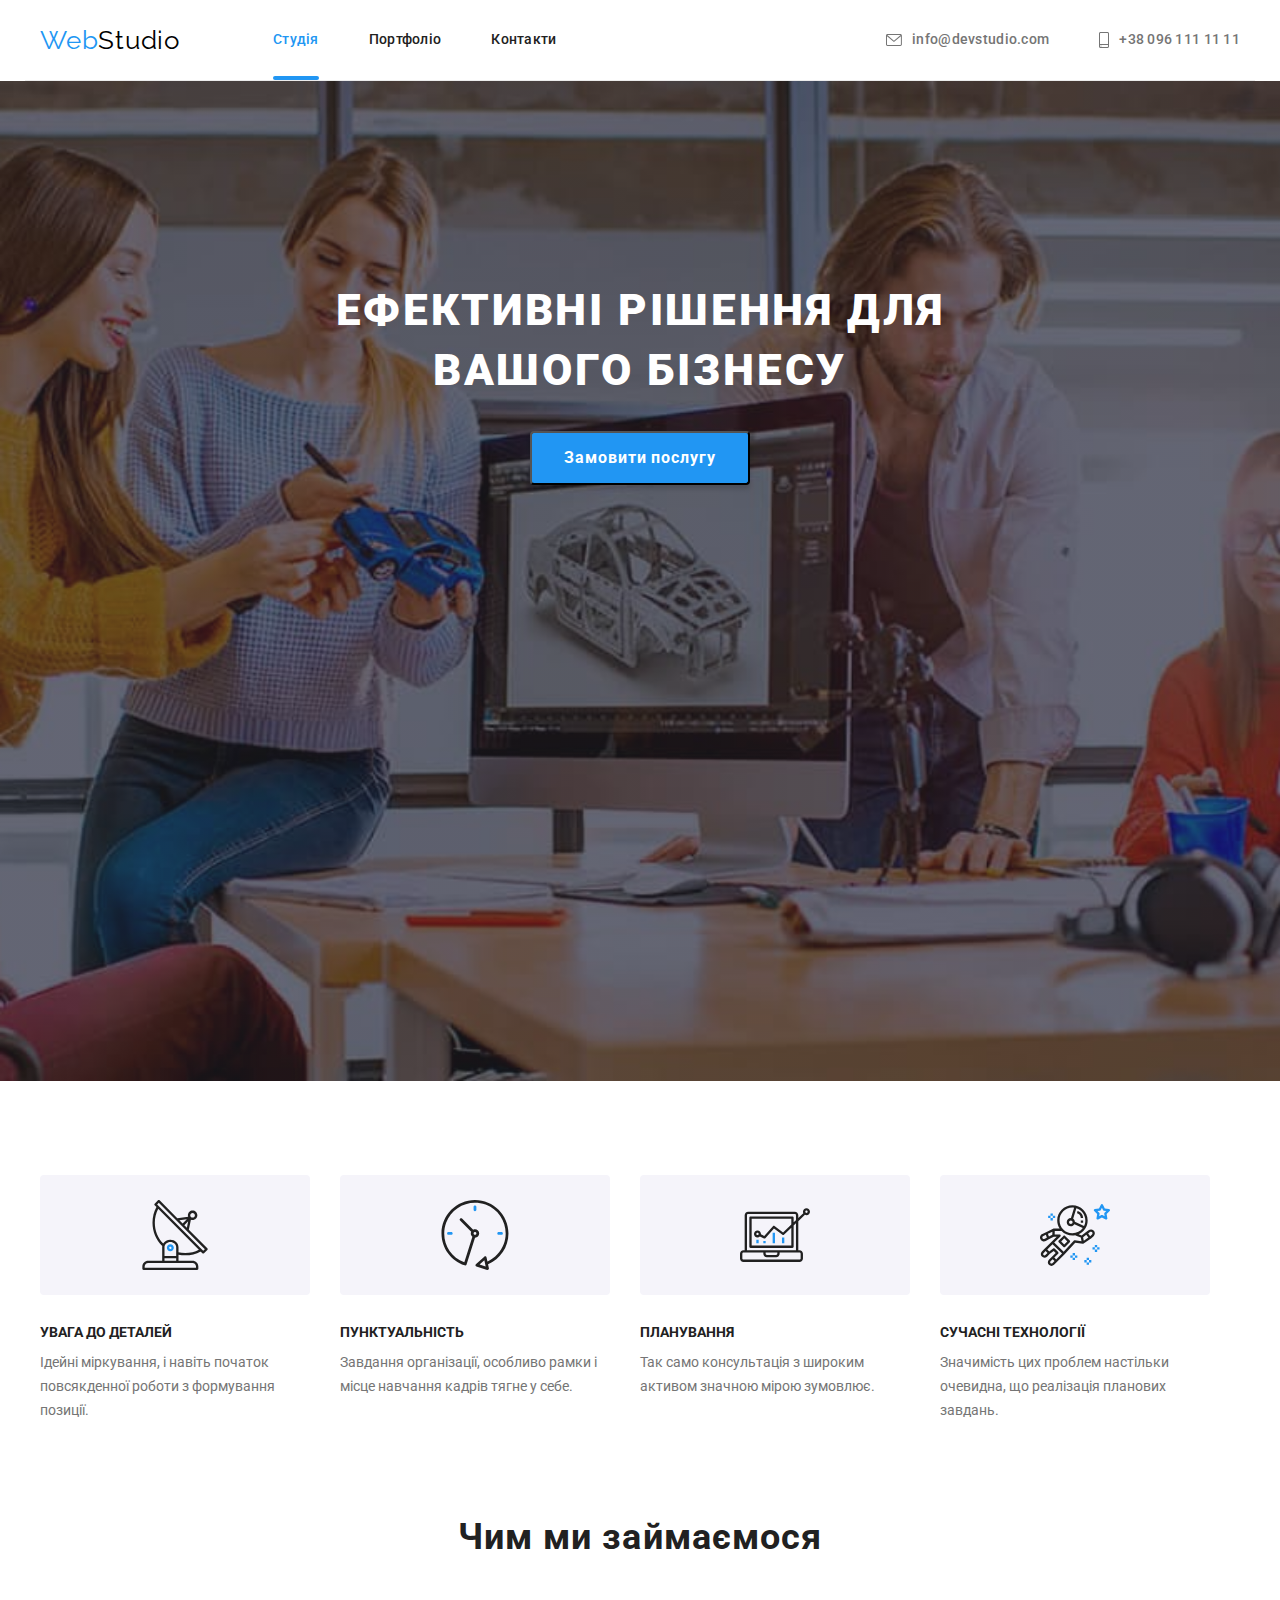
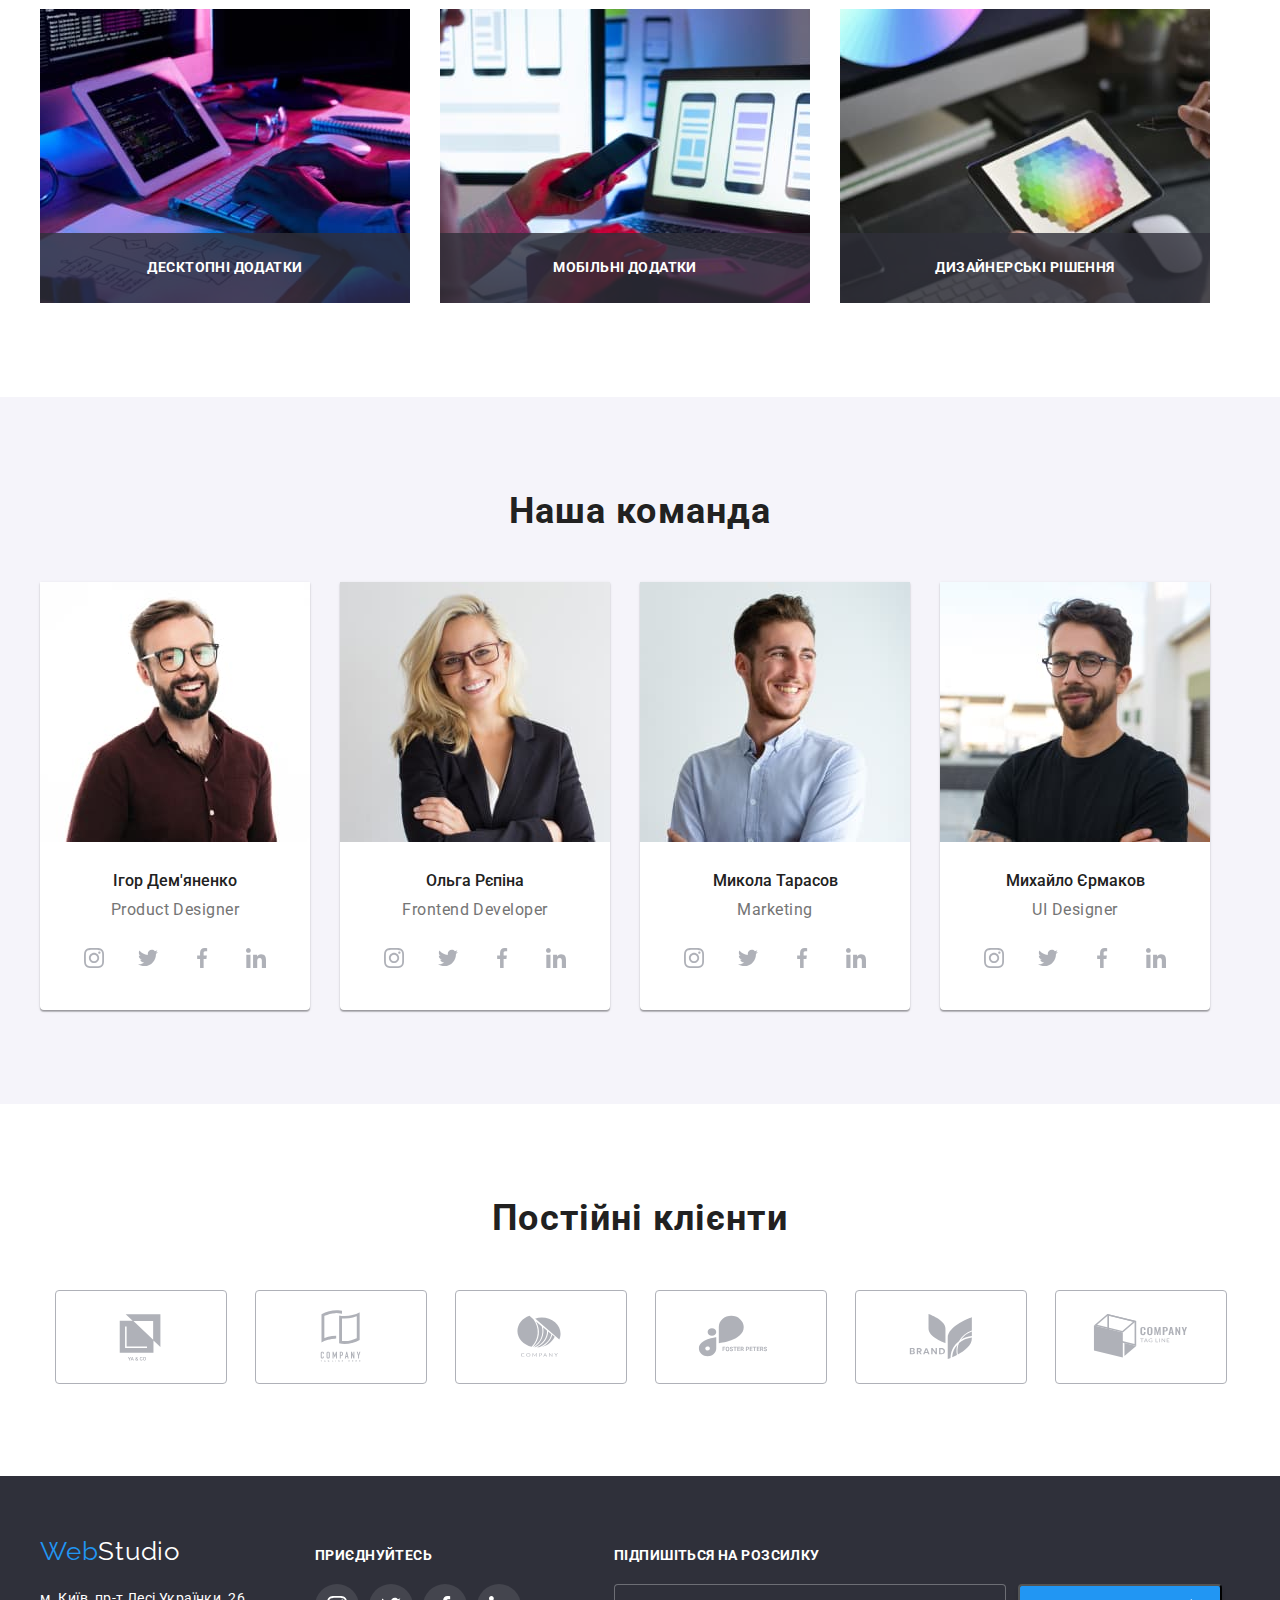
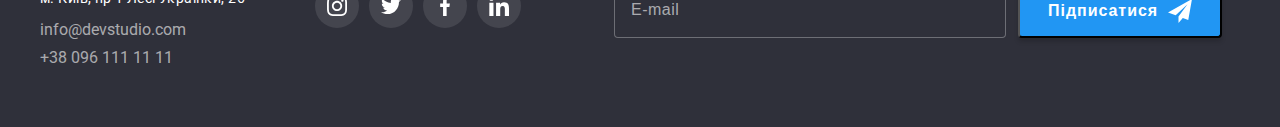
<file: index.html>
<!DOCTYPE html>
<html lang="en">
  <head>
    <meta charset="UTF-8" />
    <meta http-equiv="X-UA-Compatible" content="IE=edge" />
    <meta name="viewport" content="width=device-width, initial-scale=1.0" />
    <title>Document</title>
    <link
      href="https://fonts.googleapis.com/css2?family=Raleway:wght@700&family=Roboto:wght@400;500;700;900&display=swap"
      rel="stylesheet"
    />
    <link
      rel="stylesheet"
      href="https://cdnjs.cloudflare.com/ajax/libs/modern-normalize/1.1.0/modern-normalize.min.css"
      integrity="sha512-wpPYUAdjBVSE4KJnH1VR1HeZfpl1ub8YT/NKx4PuQ5NmX2tKuGu6U/JRp5y+Y8XG2tV+wKQpNHVUX03MfMFn9Q=="
      crossorigin="anonymous"
      referrerpolicy="no-referrer"
    />
    <link rel="stylesheet" href="./css/styles.css" />
  </head>
  <body>
    <!--Header-->
    <header>
      <div class="container main-nav">
        <nav class="nav-centr">
          <a href="./index.html" class="logo">Web<span class="logo-header">Studio</span></a>
          <ul class="site-nav list">
            <li class="item">
              <a href="./index.html" class="link current">Студія</a>
            </li>
            <li class="item"><a href="./portfolio.html" class="link">Портфоліо</a></li>
            <li class="item"><a href="" class="link">Контакти</a></li>
          </ul>
        </nav>
        <ul class="site-contact-head list">
          <li class="item">
            <a href="mailto:info@devstudio.com" class="contact-list link">
              <svg class="contact-icon" width="16" height="12" aria-label="mail" lang="en">
                <use href="./images/sprite.svg#mail"></use>
              </svg>
              info@devstudio.com</a
            >
          </li>
          <li class="item">
            <a href="tel:+380961111111" class="contact-list link">
              <svg class="contact-icon" width="10" height="16" aria-label="phone" lang="en">
                <use href="./images/sprite.svg#smartphone"></use>
              </svg>
              +38 096 111 11 11</a
            >
          </li>
        </ul>
      </div>
    </header>
    <main>
      <!--Board-->
      <section class="board">
        <div class="container">
          <h1 class="board-title">Ефективні рішення для вашого бізнесу</h1>
          <button type="button" class="btn button-order" data-modal-open>Замовити послугу</button>
        </div>
      </section>

      <!--About-->
      <section class="section">
        <div class="container">
          <!--видалити заголовок в css-->
          <h2 class="section-title visually-hidden">Наші переваги</h2>
          <ul class="about-list list">
            <li class="item">
              <div class="about-icon">
                <svg width="70" height="70" aria-label="antenna" lang="en">
                  <use href="./images/sprite.svg#antenna"></use>
                </svg>
              </div>
              <h3 class="title">УВАГА ДО ДЕТАЛЕЙ</h3>
              <p class="text">
                Ідейні міркування, і навіть початок повсякденної роботи з формування позиції.
              </p>
            </li>
            <li class="item">
              <div class="about-icon">
                <svg width="70" height="70" aria-label="clock" lang="en">
                  <use href="./images/sprite.svg#clock"></use>
                </svg>
              </div>
              <h3 class="title">ПУНКТУАЛЬНІСТЬ</h3>
              <p class="text">
                Завдання організації, особливо рамки і місце навчання кадрів тягне у себе.
              </p>
            </li>
            <li class="item">
              <div class="about-icon">
                <svg width="70" height="70" aria-label="diagram" lang="en">
                  <use href="./images/sprite.svg#diagram"></use>
                </svg>
              </div>
              <h3 class="title">ПЛАНУВАННЯ</h3>
              <p class="text">Так само консультація з широким активом значною мірою зумовлює.</p>
            </li>
            <li class="item">
              <div class="about-icon">
                <svg width="70" height="70" aria-label="astronaut" lang="en">
                  <use href="./images/sprite.svg#astronaut"></use>
                </svg>
              </div>
              <h3 class="title">СУЧАСНІ ТЕХНОЛОГІЇ</h3>
              <p class="text">
                Значимість цих проблем настільки очевидна, що реалізація планових завдань.
              </p>
            </li>
          </ul>
        </div>
      </section>

      <!--Work-->
      <section class="section work">
        <div class="container">
          <h2 class="section-title">Чим ми займаємося</h2>
          <ul class="work-list list">
            <li class="item">
              <img src="./images/box1.jpg" alt="Програмування" width="370" />
              <div class="work-box">
                <h3 class="work-box-description">Десктопні додатки</h3>
              </div>
            </li>
            <li class="item">
              <img src="./images/box2.jpg" alt="Мобільні додатки" width="370" />
              <div class="work-box">
                <h3 class="work-box-description">Мобільні додатки</h3>
              </div>
            </li>

            <li class="item">
              <img src="./images/box3.jpg" alt="Дизайн" width="370" />
              <div class="work-box">
                <h3 class="work-box-description">Дизайнерські рішення</h3>
              </div>
            </li>
          </ul>
        </div>
      </section>

      <!--Team-->
      <section class="section team">
        <div class="container">
          <h2 class="section-title">Наша команда</h2>

          <ul class="team-list list">
            <li class="item">
              <img src="./images/team1.jpg" alt="Ігор Дем'яненко - Product Designer" width="270" />
              <div class="team-description">
                <h3 class="title">Ігор Дем'яненко</h3>
                <p class="text">Product Designer</p>
                <ul class="social-list list">
                  <li>
                    <a href="" class="social-list-link">
                      <svg
                        class="social-list-icon"
                        width="20"
                        height="20"
                        aria-label="instagram"
                        lang="en"
                      >
                        <use href="./images/sprite.svg#instagram"></use>
                      </svg>
                    </a>
                  </li>
                  <li>
                    <a href="" class="social-list-link">
                      <svg
                        class="social-list-icon"
                        width="20"
                        height="20"
                        aria-label="twitter"
                        lang="en"
                      >
                        <use href="./images/sprite.svg#twitter "></use>
                      </svg>
                    </a>
                  </li>
                  <li>
                    <a href="" class="social-list-link">
                      <svg
                        class="social-list-icon"
                        width="20"
                        height="20"
                        aria-label="facebbok"
                        lang="en"
                      >
                        <use href="./images/sprite.svg#facebook"></use>
                      </svg>
                    </a>
                  </li>
                  <li>
                    <a href="" class="social-list-link">
                      <svg
                        class="social-list-icon"
                        width="20"
                        height="20"
                        aria-label="linkedin"
                        lang="en"
                      >
                        <use href="./images/sprite.svg#linkedin"></use>
                      </svg>
                    </a>
                  </li>
                </ul>
              </div>
            </li>
            <li class="item">
              <img src="./images/team2.jpg" alt="Ольга Рєпіна - Frontend Developer" width="270" />
              <div class="team-description">
                <h3 class="title">Ольга Рєпіна</h3>
                <p class="text">Frontend Developer</p>
                <ul class="social-list list">
                  <li>
                    <a href="" class="social-list-link">
                      <svg
                        class="social-list-icon"
                        width="20"
                        height="20"
                        aria-label="instagram"
                        lang="en"
                      >
                        <use href="./images/sprite.svg#instagram"></use>
                      </svg>
                    </a>
                  </li>
                  <li>
                    <a href="" class="social-list-link">
                      <svg
                        class="social-list-icon"
                        width="20"
                        height="20"
                        aria-label="twitter"
                        lang="en"
                      >
                        <use href="./images/sprite.svg#twitter "></use>
                      </svg>
                    </a>
                  </li>
                  <li>
                    <a href="" class="social-list-link">
                      <svg
                        class="social-list-icon"
                        width="20"
                        height="20"
                        aria-label="facebbok"
                        lang="en"
                      >
                        <use href="./images/sprite.svg#facebook"></use>
                      </svg>
                    </a>
                  </li>
                  <li>
                    <a href="" class="social-list-link">
                      <svg
                        class="social-list-icon"
                        width="20"
                        height="20"
                        aria-label="linkedin"
                        lang="en"
                      >
                        <use href="./images/sprite.svg#linkedin"></use>
                      </svg>
                    </a>
                  </li>
                </ul>
              </div>
            </li>
            <li class="item">
              <img src="./images/team3.jpg" alt="Микола Тарасов - Marketing" width="270" />
              <div class="team-description">
                <h3 class="title">Микола Тарасов</h3>
                <p class="text">Marketing</p>
                <ul class="social-list list">
                  <li>
                    <a href="" class="social-list-link">
                      <svg
                        class="social-list-icon"
                        width="20"
                        height="20"
                        aria-label="instagram"
                        lang="en"
                      >
                        <use href="./images/sprite.svg#instagram"></use>
                      </svg>
                    </a>
                  </li>
                  <li>
                    <a href="" class="social-list-link">
                      <svg
                        class="social-list-icon"
                        width="20"
                        height="20"
                        aria-label="twitter"
                        lang="en"
                      >
                        <use href="./images/sprite.svg#twitter "></use>
                      </svg>
                    </a>
                  </li>
                  <li>
                    <a href="" class="social-list-link">
                      <svg
                        class="social-list-icon"
                        width="20"
                        height="20"
                        aria-label="facebbok"
                        lang="en"
                      >
                        <use href="./images/sprite.svg#facebook"></use>
                      </svg>
                    </a>
                  </li>
                  <li>
                    <a href="" class="social-list-link">
                      <svg
                        class="social-list-icon"
                        width="20"
                        height="20"
                        aria-label="linkedin"
                        lang="en"
                      >
                        <use href="./images/sprite.svg#linkedin"></use>
                      </svg>
                    </a>
                  </li>
                </ul>
              </div>
            </li>
            <li class="item">
              <img src="./images/team4.jpg" alt="Михайло Єрмаков - UI Designer" width="270" />
              <div class="team-description">
                <h3 class="title">Михайло Єрмаков</h3>
                <p class="text">UI Designer</p>
                <ul class="social-list list">
                  <li>
                    <a href="" class="social-list-link">
                      <svg
                        class="social-list-icon"
                        width="20"
                        height="20"
                        aria-label="instagram"
                        lang="en"
                      >
                        <use href="./images/sprite.svg#instagram"></use>
                      </svg>
                    </a>
                  </li>
                  <li>
                    <a href="" class="social-list-link">
                      <svg
                        class="social-list-icon"
                        width="20"
                        height="20"
                        aria-label="twitter"
                        lang="en"
                      >
                        <use href="./images/sprite.svg#twitter "></use>
                      </svg>
                    </a>
                  </li>
                  <li>
                    <a href="" class="social-list-link">
                      <svg
                        class="social-list-icon"
                        width="20"
                        height="20"
                        aria-label="facebbok"
                        lang="en"
                      >
                        <use href="./images/sprite.svg#facebook"></use>
                      </svg>
                    </a>
                  </li>
                  <li>
                    <a href="" class="social-list-link">
                      <svg
                        class="social-list-icon"
                        width="20"
                        height="20"
                        aria-label="linkedin"
                        lang="en"
                      >
                        <use href="./images/sprite.svg#linkedin"></use>
                      </svg>
                    </a>
                  </li>
                </ul>
              </div>
            </li>
          </ul>
        </div>
      </section>

      <!--Clients-->
      <section class="section clients">
        <div class="container">
          <h2 class="section-title">Постійні клієнти</h2>
          <ul class="clients-list list">
            <li class="clients-item">
              <a href="" class="clients-list-link">
                <svg
                  class="clients-list-icon"
                  width="106"
                  height="60"
                  aria-label="client1"
                  lang="en"
                >
                  <use href="./images/sprite.svg#client1"></use>
                </svg>
              </a>
            </li>
            <li class="clients-item">
              <a href="" class="clients-list-link">
                <svg
                  class="clients-list-icon"
                  width="106"
                  height="60"
                  aria-label="client2"
                  lang="en"
                >
                  <use href="./images/sprite.svg#client2"></use>
                </svg>
              </a>
            </li>
            <li class="clients-item">
              <a href="" class="clients-list-link">
                <svg
                  class="clients-list-icon"
                  width="106"
                  height="60"
                  aria-label="client3"
                  lang="en"
                >
                  <use href="./images/sprite.svg#client3"></use>
                </svg>
              </a>
            </li>
            <li class="clients-item">
              <a href="" class="clients-list-link">
                <svg
                  class="clients-list-icon"
                  width="106"
                  height="60"
                  aria-label="client4"
                  lang="en"
                >
                  <use href="./images/sprite.svg#client4"></use>
                </svg>
              </a>
            </li>
            <li class="clients-item">
              <a href="" class="clients-list-link">
                <svg
                  class="clients-list-icon"
                  width="106"
                  height="60"
                  aria-label="client5"
                  lang="en"
                >
                  <use href="./images/sprite.svg#client5"></use>
                </svg>
              </a>
            </li>
            <li class="clients-item">
              <a href="" class="clients-list-link">
                <svg
                  class="clients-list-icon"
                  width="106"
                  height="60"
                  aria-label="client6"
                  lang="en"
                >
                  <use href="./images/sprite.svg#client6"></use>
                </svg>
              </a>
            </li>
          </ul>
        </div>
      </section>
    </main>

    <!--Footer-->
    <footer class="footer">
      <div class="container footer-main-nav">
        <div class="footer-adress">
          <a href="./index.html" class="logo-footer"
            >Web<span class="logo-footer-span">Studio</span></a
          >
          <address class="adress">
            <ul class="footer-nav list">
              <li class="site-adress-footer item">
                <a href="https://goo.gl/maps/2DL8Rr3MNPUHhhoZ8" class="link"
                  >м. Київ, пр-т Лесі Українки, 26</a
                >
              </li>
              <li class="site-contact-footer item">
                <a href="mailto:info@devstudio.com" class="link">info@devstudio.com</a>
              </li>
              <li class="site-contact-footer item">
                <a href="tel:+380961111111" class="link">+38 096 111 11 11</a>
              </li>
            </ul>
          </address>
        </div>
        <div class="footer-social-block">
          <h2 class="footer-title">Приєднуйтесь</h2>
          <ul class="footer-social-list list">
            <li>
              <a href="" class="footer-social-list-link">
                <svg
                  class="footer-social-list-icon"
                  width="20"
                  height="20"
                  aria-label="instagram"
                  lang="en"
                >
                  <use href="./images/sprite.svg#instagram"></use>
                </svg>
              </a>
            </li>
            <li>
              <a href="" class="footer-social-list-link">
                <svg
                  class="footer-social-list-icon"
                  width="20"
                  height="20"
                  aria-label="twitter"
                  lang="en"
                >
                  <use href="./images/sprite.svg#twitter "></use>
                </svg>
              </a>
            </li>
            <li>
              <a href="" class="footer-social-list-link">
                <svg
                  class="footer-social-list-icon"
                  width="20"
                  height="20"
                  aria-label="facebbok"
                  lang="en"
                >
                  <use href="./images/sprite.svg#facebook"></use>
                </svg>
              </a>
            </li>
            <li>
              <a href="" class="footer-social-list-link">
                <svg
                  class="footer-social-list-icon"
                  width="20"
                  height="20"
                  aria-label="linkedin"
                  lang="en"
                >
                  <use href="./images/sprite.svg#linkedin"></use>
                </svg>
              </a>
            </li>
          </ul>
        </div>
        <div class="footer-subscribe">
          <p class="footer-connect-title">Підпишіться на розсилку</p>
          <form>
            <span class="footer-button-wraper">
              <input class="mail-footer" type="email" name="user-mail" placeholder="E-mail" />
              <button class="footer-button" type="submit">
                Підписатися<svg
                  class="footer-button-icon"
                  width="24"
                  height="24"
                  aria-label="send-mail"
                  lang="en"
                >
                  <use href="./images/sprite.svg#icon-send-mail"></use>
                </svg>
              </button>
            </span>
          </form>
        </div>
      </div>
    </footer>
    <!--Backdrop-->
    <div class="backdrop is-hidden" data-modal>
      <div class="modal">
        <button type="button" class="close-button" data-modal-close>
          <svg class="modal-close-icon" width="18" height="18">
            <use href="./images/sprite.svg#icon-close-button"></use>
          </svg>
        </button>
        <form class="connection-form">
          <b class="connection-form-title">Залиште свої дані, ми вам передзвонимо</b>
          <label class="contact-form-wraper">
            <span class="contact-form-label">Імʼя</span>
            <span class="contact-form-input-wrapper">
              <input
                type="text"
                class="contact-form-input"
                required
                pattern="[a-zA-Zа-яА-ЯіІїЇʼҐґєЄ]+"
                name="user_name"
              />
              <svg
                class="modal-icon"
                width="18"
                height="18"
                aria-label="icon-person-modal"
                lang="en"
              >
                <use href="./images/sprite.svg#icon-person-modal"></use>
              </svg>
            </span>
          </label>
          <label class="contact-form-wraper">
            <span class="contact-form-label">Телефон</span>
            <span class="contact-form-input-wrapper">
              <input
                type="text"
                class="contact-form-input"
                pattern="[0-9]{3}-[0-9]{3}-[0-9]{2}-[0-9]{2}"
                required
                name="user_phone"
              />

              <svg
                class="modal-icon"
                width="18"
                height="18"
                aria-label="icon-phone-modal"
                lang="en"
              >
                <use href="./images/sprite.svg#icon-phone-modal"></use>
              </svg>
            </span>
          </label>
          <label class="contact-form-wraper">
            <span class="contact-form-label">Пошта</span>
            <span class="contact-form-input-wrapper">
              <input type="text" class="contact-form-input" required name="user_mail" />
              <svg
                class="modal-icon"
                width="18"
                height="18"
                aria-label="icon-email-modal"
                lang="en"
              >
                <use href="./images/sprite.svg#icon-email-modal"></use>
              </svg>
            </span>
          </label>
          <label class="coment-form-wraper">
            <span class="coment-form-label">Коментар</span>
            <textarea
              name="user_message"
              class="coment-form-input"
              placeholder="Введіть текст"
            ></textarea>
          </label>
          <label class="checkbox-form-wraper">
            <input
              type="checkbox"
              class="checkbox-form-label visually-hidden"
              name="user_policy"
              required
            />
            <svg class="checkbox-form" width="16" height="15" aria-label="icon-check" lang="en">
              <use class="checkbox-icon" href="./images/sprite.svg#icon-check"></use>
            </svg>
            Погоджуюся з розсилкою та приймаю&nbsp;<a href="" class="checkbox-terms"
              >Умови договору</a
            >
          </label>
          <button type="submit" class="button-contact-form">Відправити</button>
        </form>
      </div>
    </div>

    <script src="./js/modal.js"></script>
  </body>
</html>
</file>
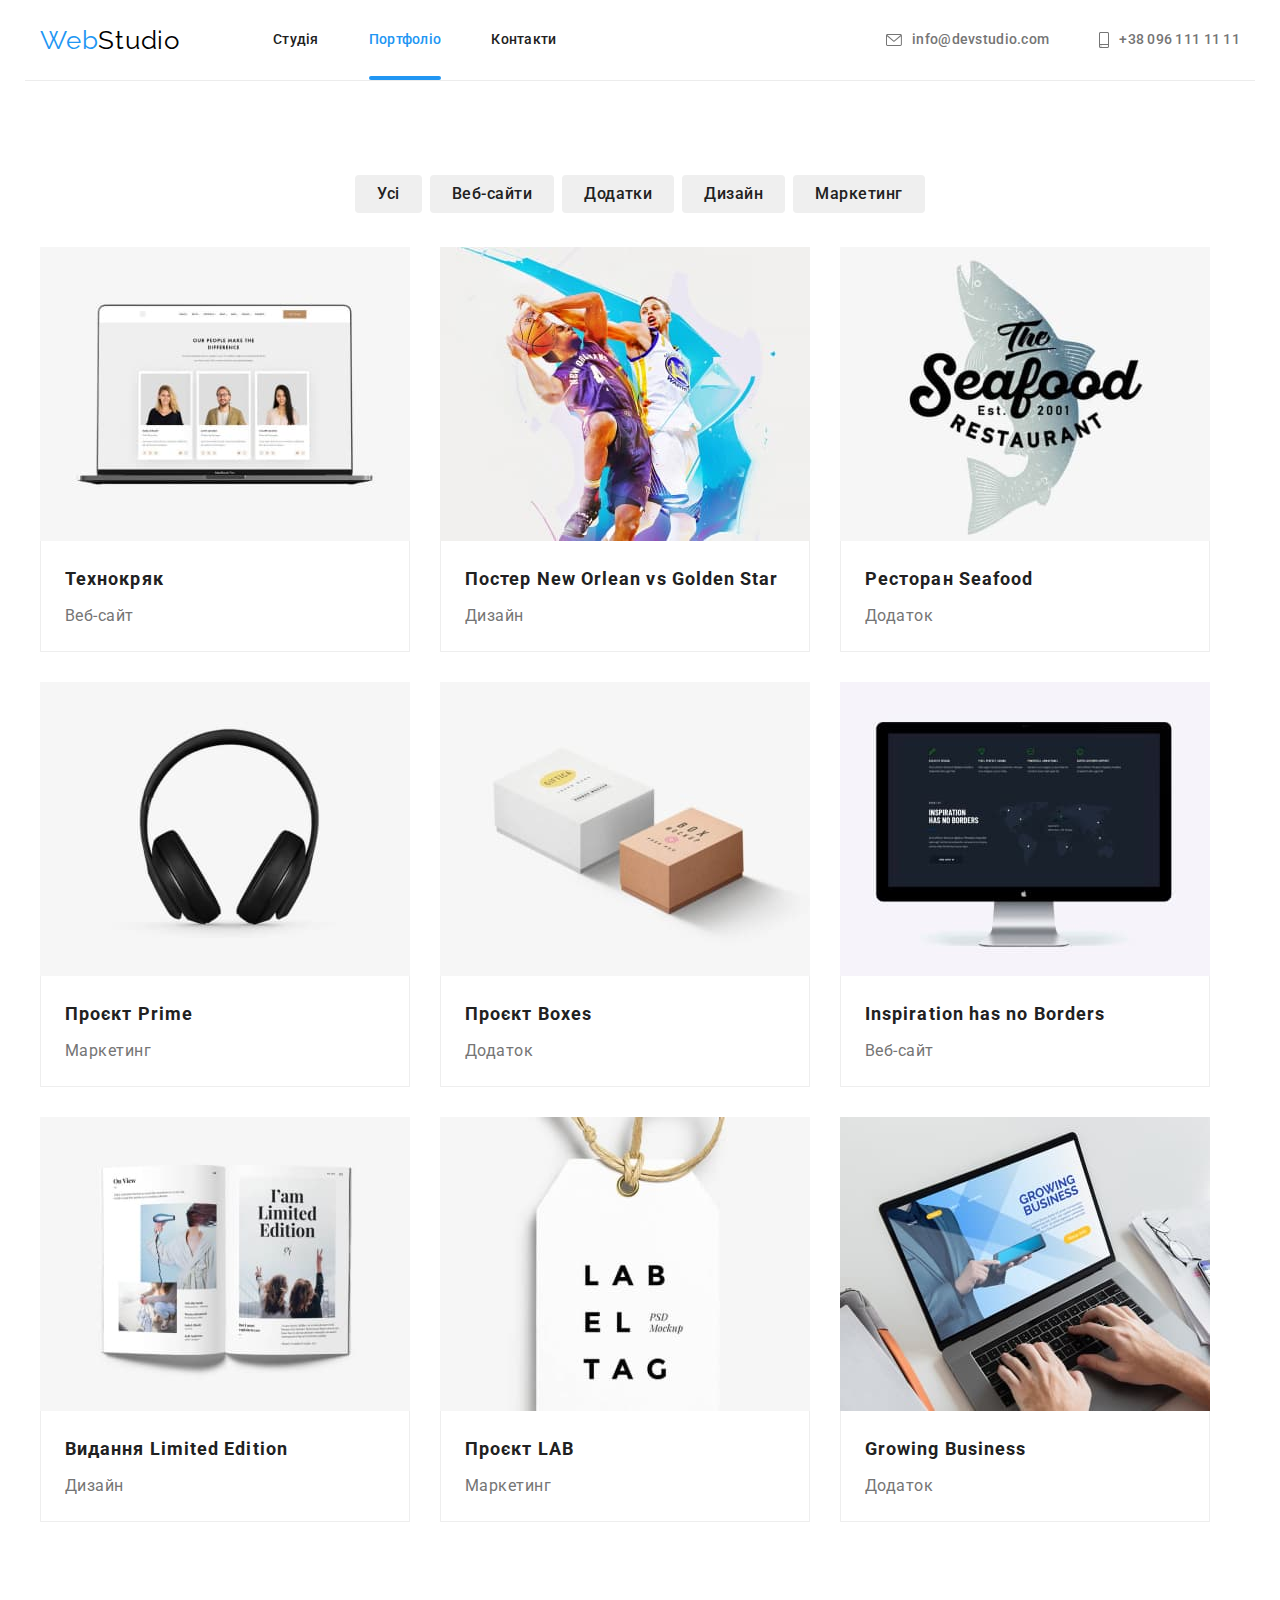
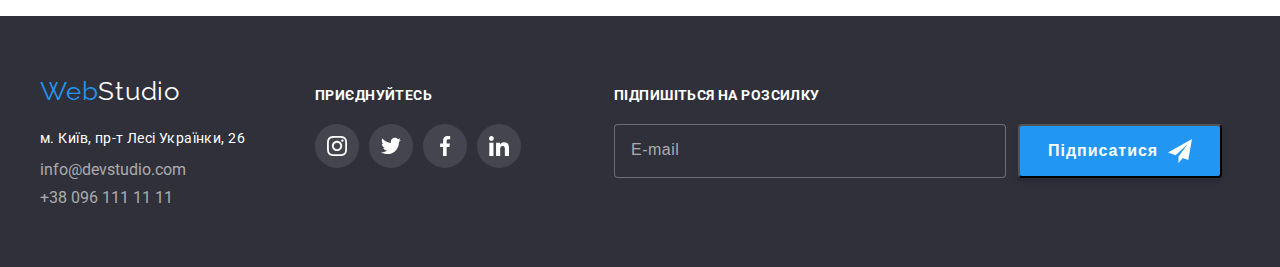
<file: portfolio.html>
<!DOCTYPE html>
<html lang="en">
  <head>
    <meta charset="UTF-8" />
    <meta http-equiv="X-UA-Compatible" content="IE=edge" />
    <meta name="viewport" content="width=device-width, initial-scale=1.0" />
    <title>Document</title>
    <link
      href="https://fonts.googleapis.com/css2?family=Raleway:wght@700&family=Roboto:wght@400;500;700;900&display=swap"
      rel="stylesheet"
    />
    <link
      rel="stylesheet"
      href="https://cdnjs.cloudflare.com/ajax/libs/modern-normalize/1.1.0/modern-normalize.min.css"
      integrity="sha512-wpPYUAdjBVSE4KJnH1VR1HeZfpl1ub8YT/NKx4PuQ5NmX2tKuGu6U/JRp5y+Y8XG2tV+wKQpNHVUX03MfMFn9Q=="
      crossorigin="anonymous"
      referrerpolicy="no-referrer"
    />
    <link rel="stylesheet" href="./css/styles.css" />
  </head>
  <body>
    <!--Header-->
    <header>
      <div class="container main-nav">
        <nav class="nav-centr">
          <a href="./index.html" class="logo">Web<span class="logo-header">Studio</span></a>
          <ul class="site-nav list">
            <li class="item">
              <a href="./index.html" class="link"> Студія</a>
            </li>
            <li class="item">
              <a href="./portfolio.html" class="item-line current link">Портфоліо</a>
            </li>

            <li class="item"><a href="" class="link">Контакти</a></li>
          </ul>
        </nav>
        <ul class="site-contact-head list">
          <li>
            <a href="mailto:info@devstudio.com" class="contact-list link">
              <svg class="contact-icon" width="16" height="12" aria-label="mail" lang="en">
                <use href="./images/sprite.svg#mail"></use>
              </svg>
              info@devstudio.com</a
            >
          </li>
          <li class="item">
            <a href="tel:+380961111111" class="contact-list link">
              <svg class="contact-icon" width="10" height="16" aria-label="phone" lang="en">
                <use href="./images/sprite.svg#smartphone"></use>
              </svg>
              +38 096 111 11 11</a
            >
          </li>
        </ul>
      </div>
    </header>
    <main>
      <section class="section">
        <div class="container">
          <!--Button-->
          <ul class="button-portfolio filtr-nav list">
            <li class="item"><button type="button" class="btn link">Усі</button></li>
            <li class="item"><button type="button" class="btn link">Веб-сайти</button></li>
            <li class="item"><button type="button" class="btn link">Додатки</button></li>
            <li class="item"><button type="button" class="btn link">Дизайн</button></li>
            <li class="item"><button type="button" class="btn link">Маркетинг</button></li>
          </ul>

          <!--Portfolio-->
          <!--видалити заголовок в css-->
          <h1 class="section-title visually-hidden">Портфолио</h1>
          <ul class="portfolio-list list">
            <li>
              <a href="#" class="portfolio-list-link">
                <div class="team-list-img-overlay">
                  <img src="./images/work1.jpg" alt="Веб-сайт - Технокряк" width="370" />
                  <p class="overlay">
                    Ресурс пропонує комплексні пропозиції з різним рівнем функціоналу та сервісів.
                    Все це дозволить відвідувачу отримати вичерпні відомості про компанію чи
                    приватну особу.
                  </p>
                </div>

                <div class="portfolio-description">
                  <h2 class="title">Технокряк</h2>
                  <p class="text">Веб-сайт</p>
                </div>
              </a>
            </li>
            <li>
              <a href="#" class="portfolio-list-link">
                <div class="team-list-img-overlay">
                  <img
                    src="./images/work2.jpg"
                    alt="Дизайн - Постер New Orlean vs Golden Star"
                    width="370"
                  />
                  <p class="overlay">
                    Ресурс пропонує комплексні пропозиції з різним рівнем функціоналу та сервісів.
                    Все це дозволить відвідувачу отримати вичерпні відомості про компанію чи
                    приватну особу.
                  </p>
                </div>

                <div class="portfolio-description">
                  <h2 class="title">Постер New Orlean vs Golden Star</h2>
                  <p class="text">Дизайн</p>
                </div>
              </a>
            </li>
            <li>
              <a href="#" class="portfolio-list-link">
                <div class="team-list-img-overlay">
                  <img src="./images/work3.jpg" alt="Додаток - Ресторан Seafood" width="370" />
                  <p class="overlay">
                    Ресурс пропонує комплексні пропозиції з різним рівнем функціоналу та сервісів.
                    Все це дозволить відвідувачу отримати вичерпні відомості про компанію чи
                    приватну особу.
                  </p>
                </div>

                <div class="portfolio-description">
                  <h2 class="title">Ресторан Seafood</h2>
                  <p class="text">Додаток</p>
                </div>
              </a>
            </li>
            <li>
              <a href="#" class="portfolio-list-link">
                <div class="team-list-img-overlay">
                  <img src="./images/work4.jpg" alt="Маркетинг - Проєкт Prime" width="370" />
                  <p class="overlay">
                    Ресурс пропонує комплексні пропозиції з різним рівнем функціоналу та сервісів.
                    Все це дозволить відвідувачу отримати вичерпні відомості про компанію чи
                    приватну особу.
                  </p>
                </div>

                <div class="portfolio-description">
                  <h2 class="title">Проєкт Prime</h2>
                  <p class="text">Маркетинг</p>
                </div>
              </a>
            </li>
            <li>
              <a href="#" class="portfolio-list-link">
                <div class="team-list-img-overlay">
                  <img src="./images/work5.jpg" alt="Додаток - Проєкт Boxes" width="370" />
                  <p class="overlay">
                    Ресурс пропонує комплексні пропозиції з різним рівнем функціоналу та сервісів.
                    Все це дозволить відвідувачу отримати вичерпні відомості про компанію чи
                    приватну особу.
                  </p>
                </div>

                <div class="portfolio-description">
                  <h2 class="title">Проєкт Boxes</h2>
                  <p class="text">Додаток</p>
                </div>
              </a>
            </li>
            <li>
              <a href="#" class="portfolio-list-link">
                <div class="team-list-img-overlay">
                  <img
                    src="./images/work6.jpg"
                    alt="Веб-сайт - Inspiration has no Borders"
                    width="370"
                  />
                  <p class="overlay">
                    Ресурс пропонує комплексні пропозиції з різним рівнем функціоналу та сервісів.
                    Все це дозволить відвідувачу отримати вичерпні відомості про компанію чи
                    приватну особу.
                  </p>
                </div>

                <div class="portfolio-description">
                  <h2 class="title">Inspiration has no Borders</h2>
                  <p class="text">Веб-сайт</p>
                </div>
              </a>
            </li>
            <li>
              <a href="#" class="portfolio-list-link">
                <div class="team-list-img-overlay">
                  <img
                    src="./images/work7.jpg"
                    alt="Дизайн - Видання Limited Edition"
                    width="370"
                  />
                  <p class="overlay">
                    Ресурс пропонує комплексні пропозиції з різним рівнем функціоналу та сервісів.
                    Все це дозволить відвідувачу отримати вичерпні відомості про компанію чи
                    приватну особу.
                  </p>
                </div>

                <div class="portfolio-description">
                  <h2 class="title">Видання Limited Edition</h2>
                  <p class="text">Дизайн</p>
                </div>
              </a>
            </li>
            <li>
              <a href="#" class="portfolio-list-link">
                <div class="team-list-img-overlay">
                  <img src="./images/work8.jpg" alt="Маркетинг - Проєкт LAB" width="370" />
                  <p class="overlay">
                    Ресурс пропонує комплексні пропозиції з різним рівнем функціоналу та сервісів.
                    Все це дозволить відвідувачу отримати вичерпні відомості про компанію чи
                    приватну особу.
                  </p>
                </div>

                <div class="portfolio-description">
                  <h2 class="title">Проєкт LAB</h2>
                  <p class="text">Маркетинг</p>
                </div>
              </a>
            </li>
            <li>
              <a href="#" class="portfolio-list-link">
                <div class="team-list-img-overlay">
                  <img src="./images/work9.jpg" alt="Додаток - Growing Business" width="370" />
                  <p class="overlay">
                    Ресурс пропонує комплексні пропозиції з різним рівнем функціоналу та сервісів.
                    Все це дозволить відвідувачу отримати вичерпні відомості про компанію чи
                    приватну особу.
                  </p>
                </div>

                <div class="portfolio-description">
                  <h2 class="title">Growing Business</h2>
                  <p class="text">Додаток</p>
                </div>
              </a>
            </li>
          </ul>
        </div>
      </section>
    </main>

    <!--Footer-->
    <footer class="footer">
      <div class="container footer-main-nav">
        <div class="footer-adress">
          <a href="./index.html" class="logo-footer"
            >Web<span class="logo-footer-span">Studio</span></a
          >
          <address class="adress">
            <ul class="footer-nav list">
              <li class="site-adress-footer item">
                <a href="https://goo.gl/maps/2DL8Rr3MNPUHhhoZ8" class="link"
                  >м. Київ, пр-т Лесі Українки, 26</a
                >
              </li>
              <li class="site-contact-footer item">
                <a href="mailto:info@devstudio.com" class="link">info@devstudio.com</a>
              </li>
              <li class="site-contact-footer item">
                <a href="tel:+380961111111" class="link">+38 096 111 11 11</a>
              </li>
            </ul>
          </address>
        </div>
        <div class="footer-social-block">
          <h2 class="footer-title">Приєднуйтесь</h2>
          <ul class="footer-social-list list">
            <li>
              <a href="" class="footer-social-list-link">
                <svg
                  class="footer-social-list-icon"
                  width="20"
                  height="20"
                  aria-label="instagram"
                  lang="en"
                >
                  <use href="./images/sprite.svg#instagram"></use>
                </svg>
              </a>
            </li>
            <li>
              <a href="" class="footer-social-list-link">
                <svg
                  class="footer-social-list-icon"
                  width="20"
                  height="20"
                  aria-label="twitter"
                  lang="en"
                >
                  <use href="./images/sprite.svg#twitter "></use>
                </svg>
              </a>
            </li>
            <li>
              <a href="" class="footer-social-list-link">
                <svg
                  class="footer-social-list-icon"
                  width="20"
                  height="20"
                  aria-label="facebbok"
                  lang="en"
                >
                  <use href="./images/sprite.svg#facebook"></use>
                </svg>
              </a>
            </li>
            <li>
              <a href="" class="footer-social-list-link">
                <svg
                  class="footer-social-list-icon"
                  width="20"
                  height="20"
                  aria-label="linkedin"
                  lang="en"
                >
                  <use href="./images/sprite.svg#linkedin"></use>
                </svg>
              </a>
            </li>
          </ul>
        </div>
        <div class="footer-subscribe">
          <p class="footer-connect-title">Підпишіться на розсилку</p>
          <form>
            <span class="footer-button-wraper">
              <input class="mail-footer" type="email" name="user-mail" placeholder="E-mail" />
              <button class="footer-button" type="submit">
                Підписатися<svg
                  class="footer-button-icon"
                  width="24"
                  height="24"
                  aria-label="send-mail"
                  lang="en"
                >
                  <use href="./images/sprite.svg#icon-send-mail"></use>
                </svg>
              </button>
            </span>
          </form>
        </div>
      </div>
    </footer>
  </body>
</html>
</file>
<file: css/styles.css>
:root {
--primary-text-color: #757575;
--title-text-color: #212121;
--accent-color: #2196F3;
--primary-white-color:#FFFFFF;
--transition-dur: 250ms cubic-bezier(0.4, 0, 0.2, 1);

}

h1,
h2,
h3,
h4,
h5,
h6,
p {
    margin-top: 0;
    margin-bottom: 0;
}

img {
    display: block;
}

ul,
ol {
    margin-top: 0;
    margin-bottom: 0;
    padding-left: 0;
}

.container {
    width: 1200px;
    padding-left: 15px;
    padding-right: 15px;
    margin-left: auto;
    margin-right: auto;
}

body{
    background-color:var(--primary-white-color);
    color: var(--primary-text-color);
    font-family: Roboto, sans-serif;
    font-weight: 400;
    margin: 0px;
}

.visually-hidden {
    position: absolute;
    width: 1px;
    height: 1px;
    margin: -1px;
    padding: 0;
    overflow: hidden;
    border: 0;
    clip: rect(0 0 0 0);
}

.list {
    list-style: none;
}

.logo {
    color: var(--accent-color);
    font-family: Raleway;   
    font-size: 26px;
    line-height: 1.19;
    letter-spacing: 0.03em;
    text-decoration: none;     
}

.logo-header {
    color:#000000;        
}

.logo-footer {
    display: block;
    margin-bottom: 20px;
    color: var(--accent-color);
    font-family: Raleway;
    font-size: 26px;
    line-height: 1.19;
    letter-spacing: 0.03em;
    text-decoration: none;
}

.logo-footer-span {
    color: #FFFFFF;      
}

/* Site nav */
.main-nav {
    display: flex;
    border-bottom: 1px solid #ECECEC;
}

    .nav-centr {
    display: flex;
    align-items: center;
}

.site-nav {
    display: flex;
    margin-left: 93px;
    display: flex;
    column-gap: 50px;
}

.site-nav .link{
    display: block;
    position: relative;
    padding-top: 32px;
    padding-bottom: 32px;
    color: var(--title-text-color);
    font-weight: 500;
    font-size: 14px;
    line-height: 1.14; 
    text-decoration: none;
    letter-spacing: 0.02em;
    transition: color 250ms cubic-bezier(0.4, 0, 0.2, 1);
}

.site-nav .link:hover,
.site-nav .link:focus {
    color: var(--accent-color);  
}

.site-nav .link.current {
    color: var(--accent-color);   
}

.site-nav .link.current::after {
    display: block;
    content: '';
    width: 100%;
    height: 4px;
    background-color: var(--accent-color);
    border-radius: 2px;
    position: absolute;
    left: 0;
    bottom: 0;
}

/* Site contact*/
.site-contact-head {
    display: flex;
    margin-left: auto;      
    column-gap: 50px;  
}

.site-contact-head .link {
    display: flex;
    padding-top: 32px;
    padding-bottom: 32px;
    color: var(--primary-text-color);
    font-weight: 500;
    font-size: 14px;
    line-height: 1.14;
    text-decoration: none;
    letter-spacing: 0.02em;
    color: #757575;
    transition: color 250ms cubic-bezier(0.4, 0, 0.2, 1);
}

.contact-icon {
    fill: currentColor;
}
       
.site-contact-head .link:hover,
.site-contact-head .link:focus {
    color: var(--accent-color);
}

.contact-list {
    display: flex;
    column-gap: 10px;
    align-items: center;
}


/* board */
.board {
    padding-top: 200px;
    padding-bottom: 200px;
    text-align: center;
    max-width: 1600px;
    height: 600px;
    margin-left: auto;
    margin-right: auto;
    background-color: #2F303A;
    background-image: linear-gradient(
    rgba(47, 48, 58, 0.4),
    rgba(47, 48, 58, 0.4)
    ),
    url(../images/bg.jpg);
    background-size: cover;
    background-repeat: no-repeat;
    background-position: center;
}

.board-title {
        padding-left: 200px;
            padding-right: 200px;
    
    margin-bottom: 30px;
    color: var(--primary-white-color);
    font-weight: 900;
    font-size: 44px;
    line-height: 1.36;
    letter-spacing: 0.06em;
    text-transform: uppercase; 
}

.btn {
    font-family: inherit;
    font-weight: 700;
    font-size: 16px;
    line-height: 1.87;
    letter-spacing: 0.06em;
    cursor: pointer;
    border-radius: 4px;
    
}

.button-order {
    background-color: var(--accent-color);
    box-shadow: 0px 4px 4px rgba(0, 0, 0, 0.15);
    color: var(--primary-white-color);
    padding: 10px 32px;
    transition: background-color 250ms cubic-bezier(0.4, 0, 0.2, 1), box-shadow 250ms cubic-bezier(0.4, 0, 0.2, 1);
}

.button-order:hover,
.button-order:focus {
    background-color: #188CE8;
    box-shadow: 0px 4px 4px rgba(0, 0, 0, 0.15);

}

/* Section */
.section {
    padding-top: 94px;
    padding-bottom: 94px;
}

.section-title {
    margin-bottom: 50px;
    color:var(--title-text-color);
    font-weight: 700;
    font-size: 36px;
    line-height: 1.16;
    text-align: center;
    letter-spacing: 0.03em;
}

/* About */
.about-icon {
    height: 120px;
    background-color: #F5F4FA;
    border-radius: 4px;
    display: flex;
    align-items: center;
    justify-content: center;
    margin-bottom: 30px;     
}

.about-list {
    display: flex;
    column-gap: 30px;  
}

.about-list .item {
    width: 270px;    
}

.about-list .title {
    margin-bottom: 10px;
    color: var(--title-text-color);
    font-weight: 700;
    font-size: 14px;
    line-height: 1.14;
}

.about-list .text {
    font-size: 14px;
    line-height: 1.71;
}

/*Work */
.work {
    padding-top: 0px;
}

.work-list {
    padding-top: 0px;
    display: flex;
    column-gap: 30px;
    position: relative;
}

.work-box {
    width: 370px;
    height: 70px;
    background: rgba(47, 48, 58, 0.8);
    position: absolute;
    bottom: 0;
}

.work-box-description {
    font-size: 14px;
    line-height: 1.14;
    text-align: center;
    letter-spacing: 0.03em;
    text-transform: uppercase;
    padding-top: 27px;
    color: var(--primary-white-color);
} 

/* Team */
.team {
    background-color: #F5F4FA;;
}

.team-list {
    display: flex;
    column-gap: 30px;   
}

.team-list .item {
    background-color: var(--primary-white-color);
}


.team-list .title {
    color: var(--title-text-color);
    font-weight: 500;
    font-size: 16px;
    line-height: 1.18;
}

.team-list .text {
    margin-top: 10px;
    line-height: 1.18;
    letter-spacing: 0.03em;
    margin-bottom: 16px;
}

.team-description {
    padding-top: 30px;
    padding-bottom: 30px;
    text-align: center;
}

.social-list {
    display: flex;
    column-gap: 10px;
    justify-content: center;
}

.social-list-link {
    display: flex;
    justify-content: center;
    align-items: center;
    width: 44px;
    height: 44px;
    border-radius: 50%;
    transition: background-color 250ms cubic-bezier(0.4, 0, 0.2, 1);
}

.social-list-link:hover,
.social-list-link:focus {
    background-color: var(--accent-color);  
}

.social-list-icon {
    fill: #AFB1B8;
    transition: fill 250ms cubic-bezier(0.4, 0, 0.2, 1); 
}

.social-list-link:hover .social-list-icon,
.social-list-link:focus .social-list-icon {
    fill: var(--primary-white-color); 
}


.team-list .item {
    box-shadow: 0px 1px 3px rgba(0, 0, 0, 0.12), 0px 1px 1px rgba(0, 0, 0, 0.14), 0px 2px 1px rgba(0, 0, 0, 0.2);
    border-radius: 0px 0px 4px 4px;
}

.clients-list {
    display: flex;
    column-gap: 30px;
    justify-content: center;
}

.clients-list-link {
    display: flex;
    justify-content: center;
    align-items: center;
    width: 100%;
    height: 100%;
    border: 1px solid;
    border-color: #AFB1B8;
    border-radius: 4px;
    transition: border-color 250ms cubic-bezier(0.4, 0, 0.2, 1);
}

.clients-item {
    width: 170px;
    height: 92px; 
}

.clients-list-link:hover,
.clients-list-link:focus {
    border-color: var(--accent-color);
}


.clients-list-icon {
    fill: #AFB1B8;
    transition: fill 250ms cubic-bezier(0.4, 0, 0.2, 1);
}

.clients-list-link:hover .clients-list-icon,
.clients-list-link:focus .clients-list-icon {
    fill: var(--accent-color);
}

/*Footer*/
.footer-nav .item {
    display: flex;
    margin-top: 9px;
}
 
.site-adress-footer .link {
    color: var(--primary-white-color);
    text-decoration: none;
    font-size: 14px;
    line-height: 1.71;
    letter-spacing: 0.03em;
    transition: color 250ms cubic-bezier(0.4, 0, 0.2, 1);
}

.site-adress-footer .link:hover,
.site-adress-footer .link:focus {
    color: var(--accent-color);
}

.site-contact-footer .link {
    color: rgba(255, 255, 255, 0.6);
    text-decoration: none;
    transition: color 250ms cubic-bezier(0.4, 0, 0.2, 1);
}

.site-contact-footer .link:hover,
.site-contact-footer .link:focus {
    color: var(--accent-color);
}

.footer-title {
    font-size: 14px;
    line-height: 1.14;
    letter-spacing: 0.03em;
    text-transform: uppercase;
    color: #FFFFFF;
    
    margin-bottom: 20px;
}

.footer {
    padding-top: 60px;
    padding-bottom: 60px;
    background-color: #2F303A;
}
.footer-adress {
    margin-right: 70px;
}

.adress {
    font-style: normal;
}


.footer-social-list {
    display: flex;
    column-gap: 10px;   
}

.footer-social-list-link {
    display: flex;
    justify-content: center;
    align-items: center;
    width: 44px;
    height: 44px;
    border-radius: 50%;
    background: rgba(255, 255, 255, 0.1);
    transition: background-color 250ms cubic-bezier(0.4, 0, 0.2, 1);
}

.footer-social-list-link:hover,
.footer-social-list-link:focus {
    background-color: var(--accent-color);
}

.footer-social-list-icon {
    fill: var(--primary-white-color);
}


.footer-main-nav {
    display: flex;  
    align-items: baseline;
}

.footer-social-block {
    margin-right: 93px;
}




.footer-connect-title {
    margin-bottom: 20px;
    font-weight: 700;
    font-size: 14px;
    line-height: 1.14;
    letter-spacing: 0.03em;
    text-transform: uppercase;
    color: var(--primary-white-color);
}

.mail-footer {
    border: 1px solid rgba(255, 255, 255, 0.3);
    width: 358px;
    border-radius: 4px;
    padding: 15px 16px;
    background: #2F303A;
    color: var(--primary-white-color);
    
}

.mail-footer::placeholder {
    font-size: 16px;
    line-height: 1.25;
    letter-spacing: 0.03em;
    color: rgba(255, 255, 255, 0.6);
}

.footer-button {
    padding: 10px 28px;
    background: #2196F3;
    box-shadow: 0px 4px 4px rgba(0, 0, 0, 0.15);
    border-radius: 4px;
    color: var(--primary-white-color);
    font-weight: 700;
    font-size: 16px;
    line-height: 1.88;
   
    letter-spacing: 0.06em;
    cursor: pointer;
    margin-left: 12px;
    display: flex;
    align-items: center; 
    
}

.footer-button-wraper {
    display: flex;
}


.footer-button-icon {
    
    margin-left: 10px;
    fill: var(--primary-white-color);
    
}

/* Portfolio */
.filtr-nav {
    display: flex;
    justify-content: center;
    column-gap: 8px;
    margin-bottom: 34px;
}

.button-portfolio .link {
    border: none; 
    color: var(--title-text-color);
    font-weight: 500;
    font-size: 16px;
    line-height: 1.62;
    letter-spacing: 0.03em;
    padding: 6px 22px;
    transition: color var(--transition-dur), background-color var(--transition-dur), box-shadow var(--transition-dur);  
}

.button-portfolio .link:hover,
.button-portfolio .link:focus {
    background-color: var(--accent-color);
    color: var(--primary-white-color);
    box-shadow: 0px 3px 1px rgba(0, 0, 0, 0.1), 0px 1px 2px rgba(0, 0, 0, 0.08), 0px 2px 2px rgba(0, 0, 0, 0.12);
}

.portfolio-list .title {
    margin-bottom: 4px;
    color: var(--title-text-color);
    font-weight: 700;
    font-size: 18px;
    line-height: 2;
    letter-spacing: 0.06em;
}

.portfolio-list .text {
    line-height: 1.87;
    letter-spacing: 0.03em;
    color: var(--primary-text-color);
}


.portfolio-list {
    display: flex;
    flex-wrap: wrap;
    column-gap: 30px;
    row-gap: 30px;
    margin: 0px;    
}

.portfolio-description {
    padding-left: 24px;
    padding-right: 24px;
    padding-top: 20px;
    padding-bottom: 20px;
    background-color: var(--primary-white-color);
    border-left: 1px solid #EEEEEE;
    border-right: 1px solid #EEEEEE;
    border-bottom: 1px solid #EEEEEE;    
}

.portfolio-list-link {
    display: block;
    transition: box-shadow 250ms cubic-bezier(0.4, 0, 0.2, 1);
    text-decoration: none; 
}

.portfolio-list-link:hover,
.portfolio-list-link:focus {
    box-shadow: 0px 1px 1px rgba(0, 0, 0, 0.12), 0px 4px 4px rgba(0, 0, 0, 0.06), 1px 4px 6px rgba(0, 0, 0, 0.16);
}

/* Overlay */
.team-list-img-overlay {
    position: relative;
    overflow: hidden;
}

.overlay {
    position: absolute;
    top: 0;
    left: 0;
    width: 100%;
    height: 100%;
    background-color: rgba(33, 150, 243, 0.9);
    padding: 63px 24px 63px 24px;
    font-size: 18px;
    line-height: 1.56;
    letter-spacing: 0.03em;
    color: rgba(255, 255, 255, 1);
    overflow: auto;
    transform: translateY(100%);
    transition: transform 250ms cubic-bezier(0.4, 0, 0.2, 1);
 }

 .portfolio-list-link:hover .overlay,
 .portfolio-list-link:focus .overlay {
    transform: translateY(0%);
 }


/* Backdrop*/
.backdrop {
    position: fixed;
    top: 0;
    left: 0;
    width: 100%;
    height: 100%;
    background: rgba(0, 0, 0, 0.2);
    z-index: 9999;
    transition: opacity 250ms cubic-bezier(0.4, 0, 0.2, 1), visibility 250ms cubic-bezier(0.4, 0, 0.2, 1);
}

.backdrop.is-hidden {
    opacity: 0;
    visibility: hidden;
    pointer-events: none;
}

.modal {
    position: absolute;
    top: 50%;
    left: 50%;
    transform: translate(-50%, -50%);
    width: 528px;
    min-height: 581px;
    background: var(--primary-white-color);
    box-shadow: 0px 1px 3px rgba(0, 0, 0, 0.12), 0px 1px 1px rgba(0, 0, 0, 0.14), 0px 2px 1px rgba(0, 0, 0, 0.2);
    border-radius: 4px;
    padding: 40px;    
}

.close-button {
   position: absolute;
   right: 8px;
   top: 8px;
   display: flex;
   justify-content: center;
   align-items: center;
   width: 30px;
   height: 30px;
   border: 0;
   padding: 0;
   background: #FFFFFF;
   border: 1px solid rgba(0, 0, 0, 0.1);
   border-radius: 50%;
   cursor: pointer;
   transition: fill 250ms cubic-bezier(0.4, 0, 0.2, 1);
}

.close-button:hover,
.close-button:focus {
    fill: #2196F3;
}

.connection-form {
    display: flex;
    flex-direction: column;
}

.connection-form-title {
    font-size: 20px;
    line-height: 1.15;
    text-align: center;
    letter-spacing: 0.03em;
    color: var(--title-text-color);
    margin-bottom: 12px;
}

.contact-form-wraper {
    margin-bottom: 10px;
}

.contact-form-label {
    display: block;
    font-size: 12px;
    line-height: 1.17;
    letter-spacing: 0.01em;
    color: var(--primary-text-color);
    margin-bottom: 4px;
}

.contact-form-input {
    width: 100%;
    height: 40px;
    padding-left: 40px;
    border: 1px solid rgba(33, 33, 33, 0.2);
    border-radius: 4px;
    display: block;
    transition: border-color 250ms cubic-bezier(0.4, 0, 0.2, 1);  
}

.contact-form-input-wrapper {
    position: relative;
    display: block;
}

.modal-icon {
    fill: var(--title-text-color);
    position: absolute;
    top: 50%;
    left: 12px;
    display: block;
    width: 18px;
    height: 18px;
    transform: translateY(-50%);
    transition: fill 250ms cubic-bezier(0.4, 0, 0.2, 1);
}

.contact-form-input:focus {
    border-color: #2196F3;
    outline: none;
}

.contact-form-input:focus + .modal-icon {
    fill: #2196F3;
}

.coment-form-wraper {
    margin-bottom: 20px;
}

.coment-form-label {
    display: block;
    font-size: 12px;
    line-height: 1.17;
    letter-spacing: 0.01em;
    color: var(--primary-text-color);
    margin-bottom: 4px;
}


.coment-form-input {
    width: 100%;
    height: 120px;
    resize: none;
    padding: 12px 16px;  
    border: 1px solid rgba(33, 33, 33, 0.2);
    border-radius: 4px;
}

.coment-form-input:focus {
    border-color: #2196F3;
    outline: none;
}

.coment-form-input::placeholder {
    font-size: 12px;
    line-height: 1.17;
    letter-spacing: 0.01em;
    color: rgba(117, 117, 117, 0.5);
}

.checkbox-form-wraper {
    
    display: flex;
    align-items: center;
    justify-content: center;
    margin-bottom: 30px; 
    font-size: 14px;
        line-height: 1.71;
        letter-spacing: 0.03em;
        color: var(--primary-text-color);
}



.checkbox-form {
    border: 1px solid black;
    border-radius: 4px;
    padding: 2px;
    cursor: pointer;
    margin-right: 10px;
}

.checkbox-form-label:checked+.checkbox-form {
    background-color: #2196F3;
    border: 1px solid #2196F3;
}

.checkbox-icon {
    display: none;
}

.checkbox-form-label:checked+.checkbox-form .checkbox-icon {
    display: block;
}

.checkbox-terms {
    color: #2196F3;
}

.button-contact-form {
    
    color: var(--primary-white-color);
    background: #2196F3;
    box-shadow: 0px 4px 4px rgba(0, 0, 0, 0.15);
    transition: background-color 250ms cubic-bezier(0.4, 0, 0.2, 1);
    cursor: pointer;
    align-self: center;
    padding: 10px 52px;
}

.button-contact-form:hover,
.button-contact-form:focus {
    background-color: #188CE8;
}











/*колір основного текста 757575*/
/*колір текста заголовків #212121*/
/*колір текста logo web #2196F3*/
/*колір текста logo studio #000000*/
/*колір текста слоган #FFFFFF*/
/*колір текста button index #FFFFFF*/
/*колір текста button portfolio #212121*/
/*акцент #2196F3*/
/* колір фона board #2F303A */
/* колір фона team #F5F4FA*/
</file>
